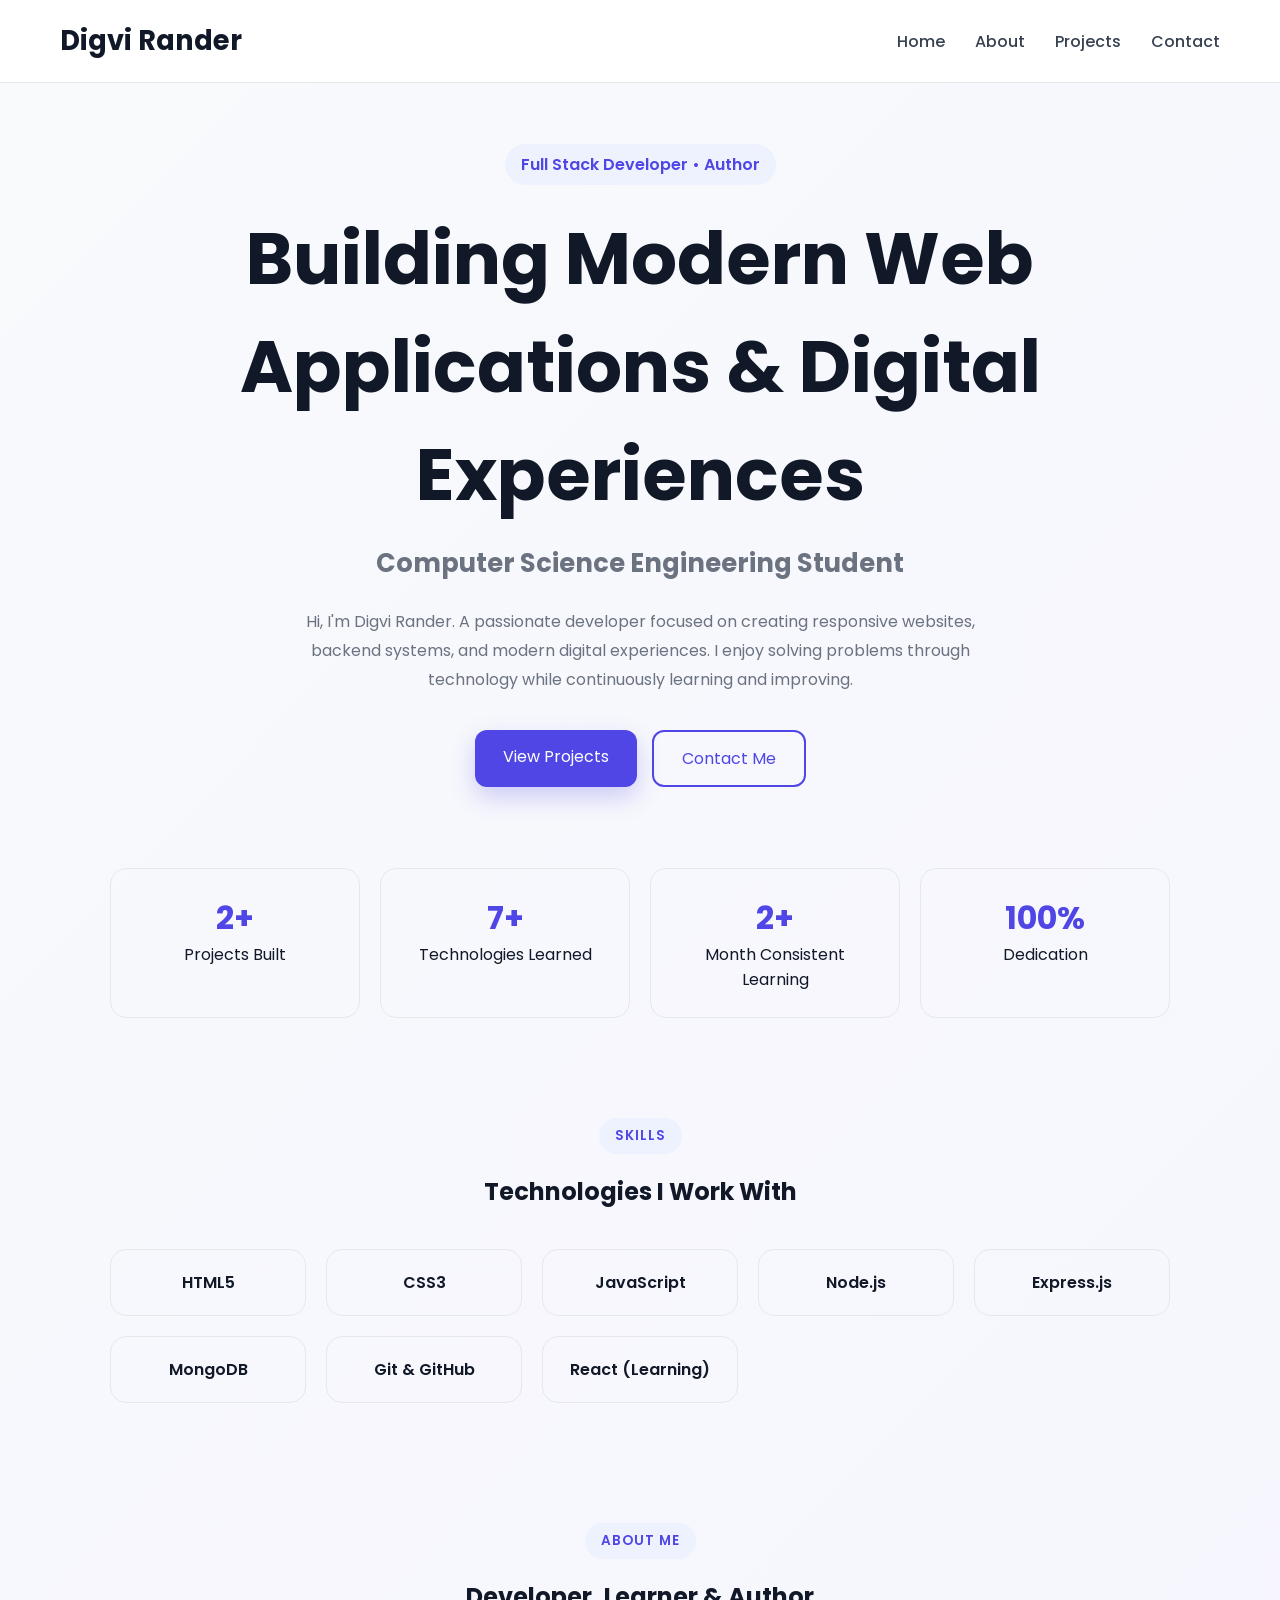
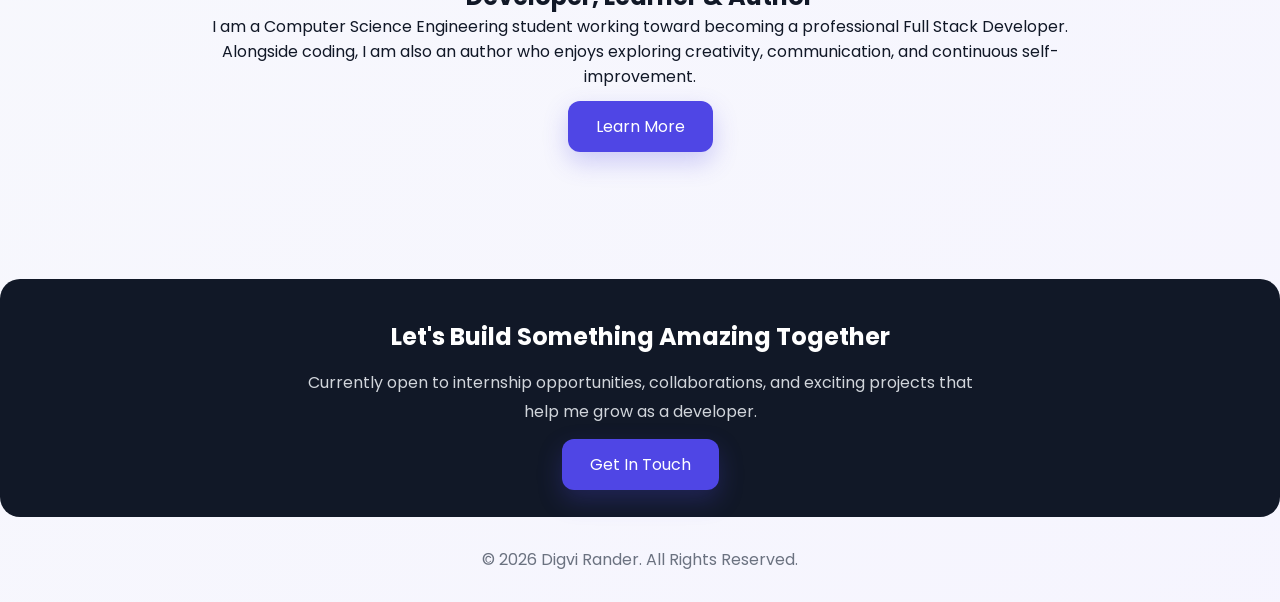
<file: index.html>
<!DOCTYPE html>
<html lang="en">

<head>

    <meta charset="UTF-8">

    <meta name="viewport"
          content="width=device-width, initial-scale=1.0">

    <title>
        Digvi Rander | Full Stack Developer & Author
    </title>

    <meta name="description"
          content="Portfolio of Digvi Rander, Full Stack Developer, Author, and Computer Science Engineering Student.">

    <meta name="keywords"
          content="Digvi Rander, Full Stack Developer, Web Developer, Portfolio, Node.js, MongoDB, JavaScript">

    <meta name="author"
          content="Digvi Rander">

    <meta name="robots"
          content="index, follow">

    <meta property="og:title"
          content="Digvi Rander Portfolio">

    <meta property="og:description"
          content="Full Stack Developer, Author, and Computer Science Engineering Student">

    <meta property="og:type"
          content="website">

    <link rel="preconnect"
          href="https://fonts.googleapis.com">

    <link rel="preconnect"
          href="https://fonts.gstatic.com"
          crossorigin>

    <link href="https://fonts.googleapis.com/css2?family=Poppins:wght@300;400;500;600;700&display=swap"
          rel="stylesheet">

    <link rel="stylesheet"
          href="style.css">

</head>

<body>

    <!-- HEADER -->

    <header>

        <nav class="navbar"
             aria-label="Main Navigation">

            <a href="index.html"
               class="logo">
                Digvi Rander
            </a>

            <ul class="nav-links">

                <li>
                    <a href="index.html"
                       aria-current="page">
                        Home
                    </a>
                </li>

                <li>
                    <a href="about.html">
                        About
                    </a>
                </li>

                <li>
                    <a href="projects.html">
                        Projects
                    </a>
                </li>

                <li>
                    <a href="contact.html">
                        Contact
                    </a>
                </li>

            </ul>

        </nav>

    </header>

    <!-- MAIN -->

    <main role="main">

        <!-- HERO SECTION -->

        <section class="hero"
                 aria-labelledby="hero-heading">

            <div class="hero-content">

                <span class="hero-tag">
                    Full Stack Developer • Author
                </span>

                <h1 id="hero-heading">
                    Building Modern Web Applications
                    & Digital Experiences
                </h1>

                <h2>
                    Computer Science Engineering Student
                </h2>

                <p>
                    Hi, I'm Digvi Rander. A passionate developer
                    focused on creating responsive websites,
                    backend systems, and modern digital experiences.
                    I enjoy solving problems through technology
                    while continuously learning and improving.
                </p>

                <div class="hero-buttons">

                    <a href="projects.html"
                       class="primary-btn"
                       aria-label="View my projects">

                        View Projects

                    </a>

                    <a href="contact.html"
                       class="secondary-btn"
                       aria-label="Contact Digvi Rander">

                        Contact Me

                    </a>

                </div>

            </div>

        </section>

        <!-- STATS -->

        <section class="stats-section"
                 aria-labelledby="stats-heading">

            <h2 id="stats-heading"
                class="sr-only">
                Portfolio Statistics
            </h2>

            <article class="stat-card">

                <h3>2+</h3>

                <p>Projects Built</p>

            </article>

            <article class="stat-card">

                <h3>7+</h3>

                <p>Technologies Learned</p>

            </article>

            <article class="stat-card">

                <h3>2+</h3>

                <p>Month Consistent Learning</p>

            </article>

            <article class="stat-card">

                <h3>100%</h3>

                <p>Dedication</p>

            </article>

        </section>

        <!-- SKILLS -->

        <section class="skills-section"
                 aria-labelledby="skills-heading">

            <div class="section-heading">

                <span class="section-tag">
                    SKILLS
                </span>

                <h2 id="skills-heading">
                    Technologies I Work With
                </h2>

            </div>

            <div class="skills-grid">

                <div class="skill-card">HTML5</div>

                <div class="skill-card">CSS3</div>

                <div class="skill-card">JavaScript</div>

                <div class="skill-card">Node.js</div>

                <div class="skill-card">Express.js</div>

                <div class="skill-card">MongoDB</div>

                <div class="skill-card">Git & GitHub</div>

                <div class="skill-card">React (Learning)</div>

            </div>

        </section>

        <!-- ABOUT PREVIEW -->

        <section class="home-about"
                 aria-labelledby="about-preview-heading">

            <span class="section-tag">
                ABOUT ME
            </span>

            <h2 id="about-preview-heading">
                Developer, Learner & Author
            </h2>

            <p>
                I am a Computer Science Engineering student
                working toward becoming a professional Full
                Stack Developer. Alongside coding, I am also
                an author who enjoys exploring creativity,
                communication, and continuous self-improvement.
            </p>

            <br>

            <a href="about.html"
               class="primary-btn"
               aria-label="Learn more about me">

                Learn More

            </a>

        </section>

        <!-- CALL TO ACTION -->

        <section class="career-goal"
                 aria-labelledby="cta-heading">

            <h2 id="cta-heading">
                Let's Build Something Amazing Together
            </h2>

            <p>
                Currently open to internship opportunities,
                collaborations, and exciting projects that
                help me grow as a developer.
            </p>

            <br>

            <a href="contact.html"
               class="primary-btn"
               aria-label="Get in touch with Digvi Rander">

                Get In Touch

            </a>

        </section>

    </main>

    <!-- FOOTER -->

    <footer role="contentinfo">

        <p>
            © 2026 Digvi Rander. All Rights Reserved.
        </p>

    </footer>

</body>

</html>
</file>
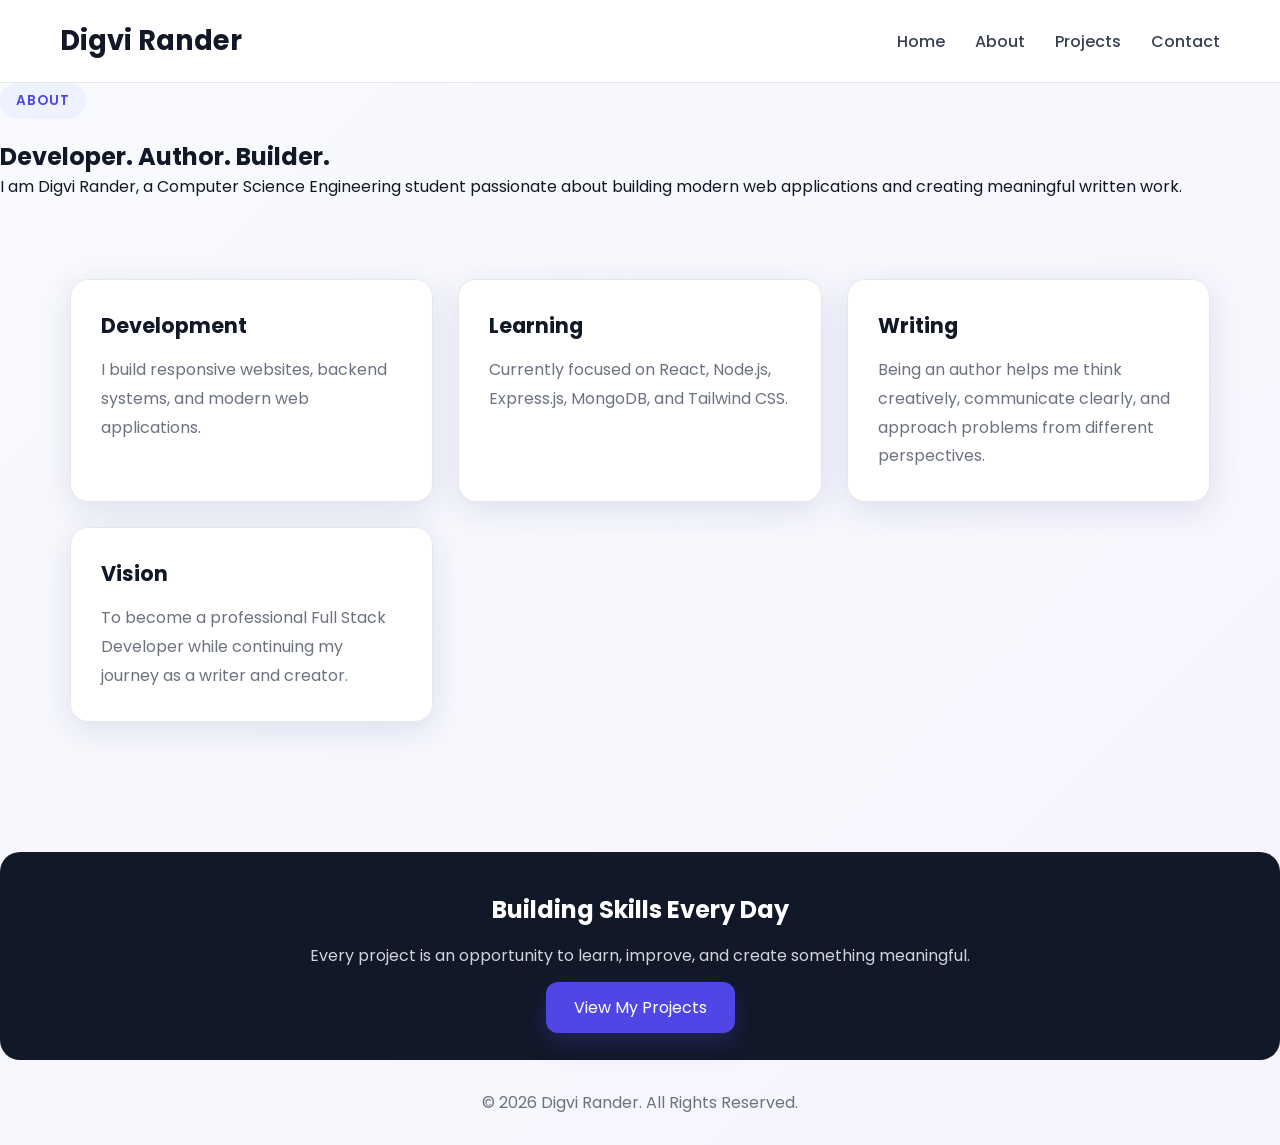
<file: about.html>
<!DOCTYPE html>
<html lang="en">

<head>
    <meta charset="UTF-8">
    <meta name="viewport" content="width=device-width, initial-scale=1.0">

    <title>About | Digvi Rander</title>

    <meta name="description"
        content="Learn more about Digvi Rander, a Full Stack Developer, Author, and Computer Science Engineering Student.">

    <link rel="preconnect" href="https://fonts.googleapis.com">
    <link rel="preconnect" href="https://fonts.gstatic.com" crossorigin>

    <link href="https://fonts.googleapis.com/css2?family=Poppins:wght@300;400;500;600;700&display=swap"
        rel="stylesheet">

    <link rel="stylesheet" href="style.css">
</head>

<body>

    <!-- HEADER -->

    <header>

        <nav class="navbar">

            <a href="index.html" class="logo">
                Digvi Rander
            </a>

            <ul class="nav-links">

                <li>
                    <a href="index.html">Home</a>
                </li>

                <li>
                    <a href="about.html">About</a>
                </li>

                <li>
                    <a href="projects.html">Projects</a>
                </li>

                <li>
                    <a href="contact.html">Contact</a>
                </li>

            </ul>

        </nav>

    </header>

    <!-- MAIN -->

    <main>

        <section class="about-hero">

            <div class="about-hero-content">

                <span class="section-tag">
                    ABOUT
                </span>

                <h1>
                    Developer.
                    Author.
                    Builder.
                </h1>

                <p>
                    I am Digvi Rander, a Computer Science Engineering
                    student passionate about building modern web
                    applications and creating meaningful written work.
                </p>

            </div>

        </section>

        <section class="about-section">

            <div class="about-grid">

                <div class="about-card">

                    <h2>Development</h2>

                    <p>
                        I build responsive websites, backend systems,
                        and modern web applications.
                    </p>

                </div>

                <div class="about-card">

                    <h2>Learning</h2>

                    <p>
                        Currently focused on React, Node.js,
                        Express.js, MongoDB, and Tailwind CSS.
                    </p>

                </div>

                <div class="about-card">

                    <h2>Writing</h2>

                    <p>
                        Being an author helps me think creatively,
                        communicate clearly, and approach problems
                        from different perspectives.
                    </p>

                </div>

                <div class="about-card">

                    <h2>Vision</h2>

                    <p>
                        To become a professional Full Stack Developer
                        while continuing my journey as a writer and
                        creator.
                    </p>

                </div>

            </div>

        </section>

        <!-- CTA -->

        <section class="career-goal">

            <h2>
                Building Skills Every Day
            </h2>

            <p>
                Every project is an opportunity to learn,
                improve, and create something meaningful.
            </p>

            <br>

            <a href="projects.html" class="primary-btn">
                View My Projects
            </a>

        </section>

    </main>

    <!-- FOOTER -->

    <footer>

        <p>
            © 2026 Digvi Rander. All Rights Reserved.
        </p>

    </footer>

</body>

</html>
</file>
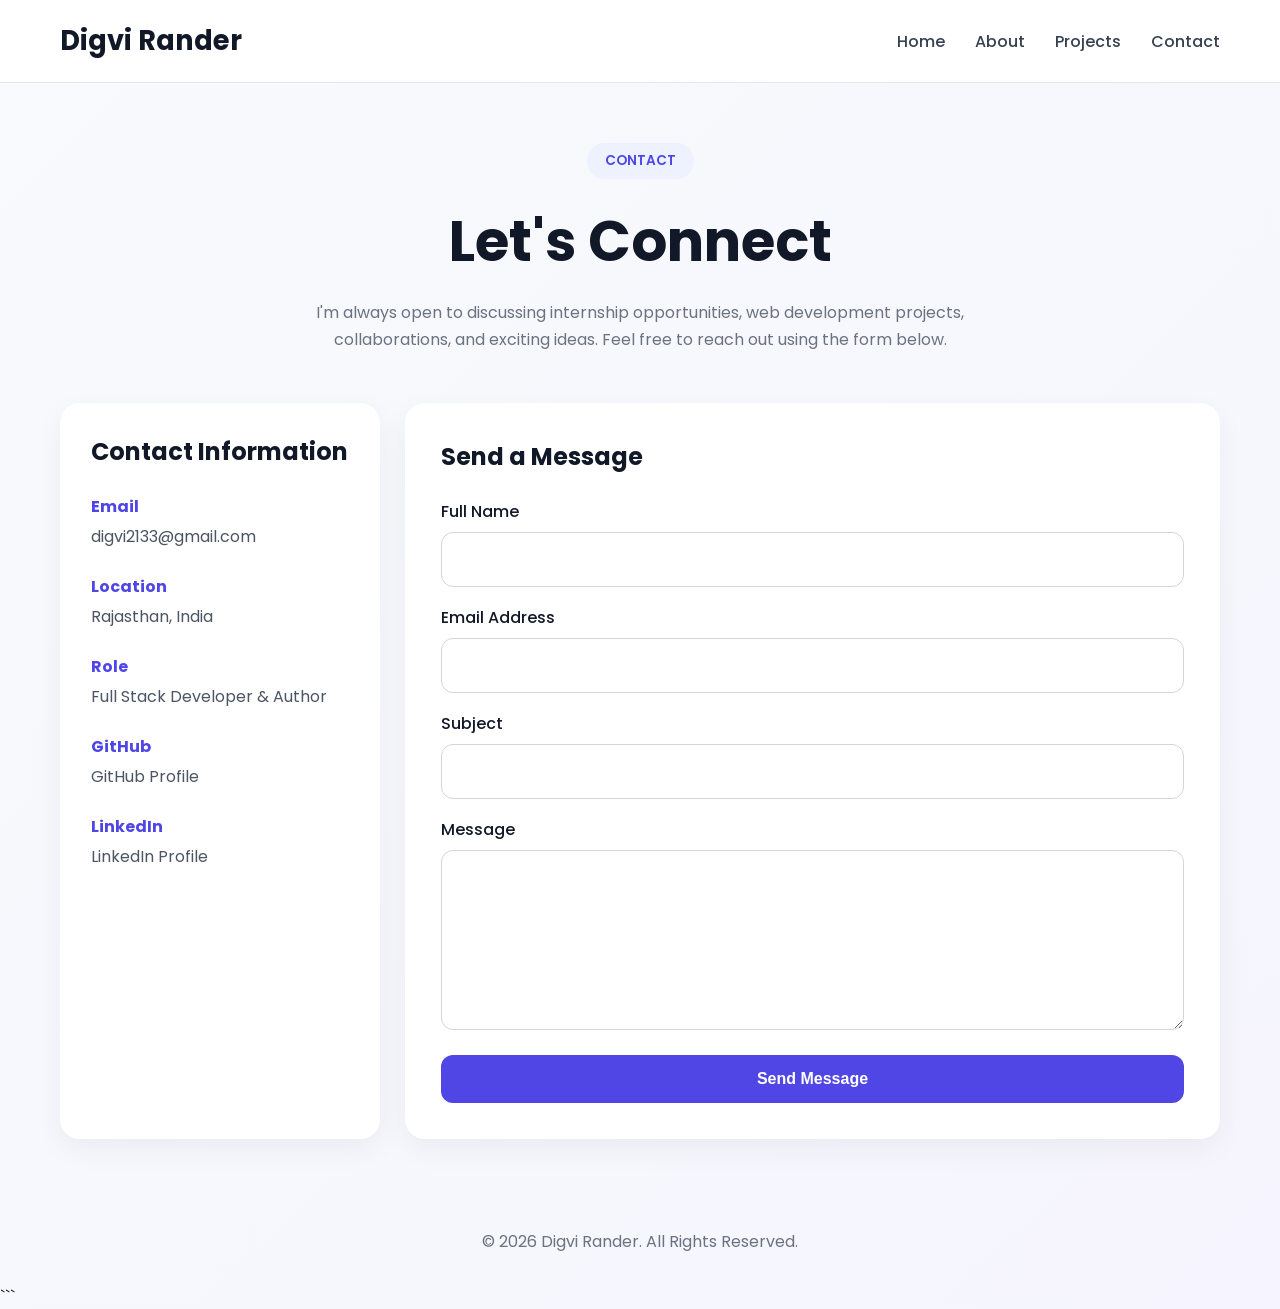
<file: contact.html>
<!DOCTYPE html>
<html lang="en">

<head>

    <meta charset="UTF-8">

    <meta name="viewport" content="width=device-width, initial-scale=1.0">

    <title>Contact | Digvi Rander</title>

    <meta name="description"
        content="Contact Digvi Rander for internships, collaborations, and web development opportunities.">

    <meta name="keywords" content="Digvi Rander, Contact, Portfolio, Full Stack Developer">

    <meta name="author" content="Digvi Rander">

    <meta name="robots" content="index, follow">

    <link rel="preconnect" href="https://fonts.googleapis.com">

    <link rel="preconnect" href="https://fonts.gstatic.com" crossorigin>

    <link href="https://fonts.googleapis.com/css2?family=Poppins:wght@300;400;500;600;700&display=swap"
        rel="stylesheet">

    <link rel="stylesheet" href="style.css">

</head>

<body>
    <!-- Header -->

    <header>

        <nav class="navbar" aria-label="Main Navigation">

            <a href="index.html" class="logo">

                Digvi Rander

            </a>

            <ul class="nav-links">

                <li>
                    <a href="index.html">
                        Home
                    </a>
                </li>

                <li>
                    <a href="about.html">
                        About
                    </a>
                </li>

                <li>
                    <a href="projects.html">
                        Projects
                    </a>
                </li>

                <li>
                    <a href="contact.html" aria-current="page">
                        Contact
                    </a>
                </li>

            </ul>

        </nav>

    </header>

    <!-- Main Content -->

    <main id="main-content" role="main">

        <section class="contact-section" aria-labelledby="contact-heading">

            <div class="contact-header">

                <span class="contact-tag">
                    CONTACT
                </span>

                <h1 id="contact-heading">
                    Let's Connect
                </h1>

                <p>
                    I'm always open to discussing internship opportunities,
                    web development projects, collaborations, and exciting ideas.
                    Feel free to reach out using the form below.
                </p>

            </div>

            <div class="contact-container">

                <!-- Contact Information -->

                <aside class="contact-info">

                    <h2>
                        Contact Information
                    </h2>

                    <div class="info-box">

                        <h3>Email</h3>

                        <p>
                            <a href="mailto:digvi2133@gmail.com">
                                digvi2133@gmail.com
                            </a>
                        </p>

                    </div>

                    <div class="info-box">

                        <h3>Location</h3>

                        <p>
                            Rajasthan, India
                        </p>

                    </div>

                    <div class="info-box">

                        <h3>Role</h3>

                        <p>
                            Full Stack Developer & Author
                        </p>

                    </div>

                    <div class="info-box">

                        <h3>GitHub</h3>

                        <p>
                            <a href="https://github.com/digvi2133-cpu" target="_blank" rel="noopener noreferrer">
                                GitHub Profile
                            </a>
                        </p>

                    </div>

                    <div class="info-box">

                        <h3>LinkedIn</h3>

                        <p>
                            <a href="https://www.linkedin.com/in/digvi-rander-1a775637a?utm_source=share_via&utm_content=profile&utm_medium=member_android"
                                target="_blank" rel="noopener noreferrer">
                                LinkedIn Profile
                            </a>
                        </p>

                    </div>

                </aside>

                <!-- Contact Form -->

                <form class="contact-form" aria-label="Contact Form">

                    <h2>
                        Send a Message
                    </h2>

                    <div class="form-group">

                        <label for="name">
                            Full Name
                        </label>

                        <input id="name" name="name" type="text" required aria-required="true">

                    </div>

                    <div class="form-group">

                        <label for="email">
                            Email Address
                        </label>

                        <input id="email" name="email" type="email" required aria-required="true">

                    </div>

                    <div class="form-group">

                        <label for="subject">
                            Subject
                        </label>

                        <input id="subject" name="subject" type="text" required aria-required="true">

                    </div>

                    <div class="form-group">

                        <label for="message">
                            Message
                        </label>

                        <textarea id="message" name="message" rows="6" required aria-required="true"></textarea>

                    </div>

                    <button type="submit">

                        Send Message

                    </button>

                </form>

            </div>

        </section>

    </main>

    <!-- Footer -->

    <footer role="contentinfo">

        <p>
            © 2026 Digvi Rander. All Rights Reserved.
        </p>

    </footer>

</body>

</html>
```
</file>
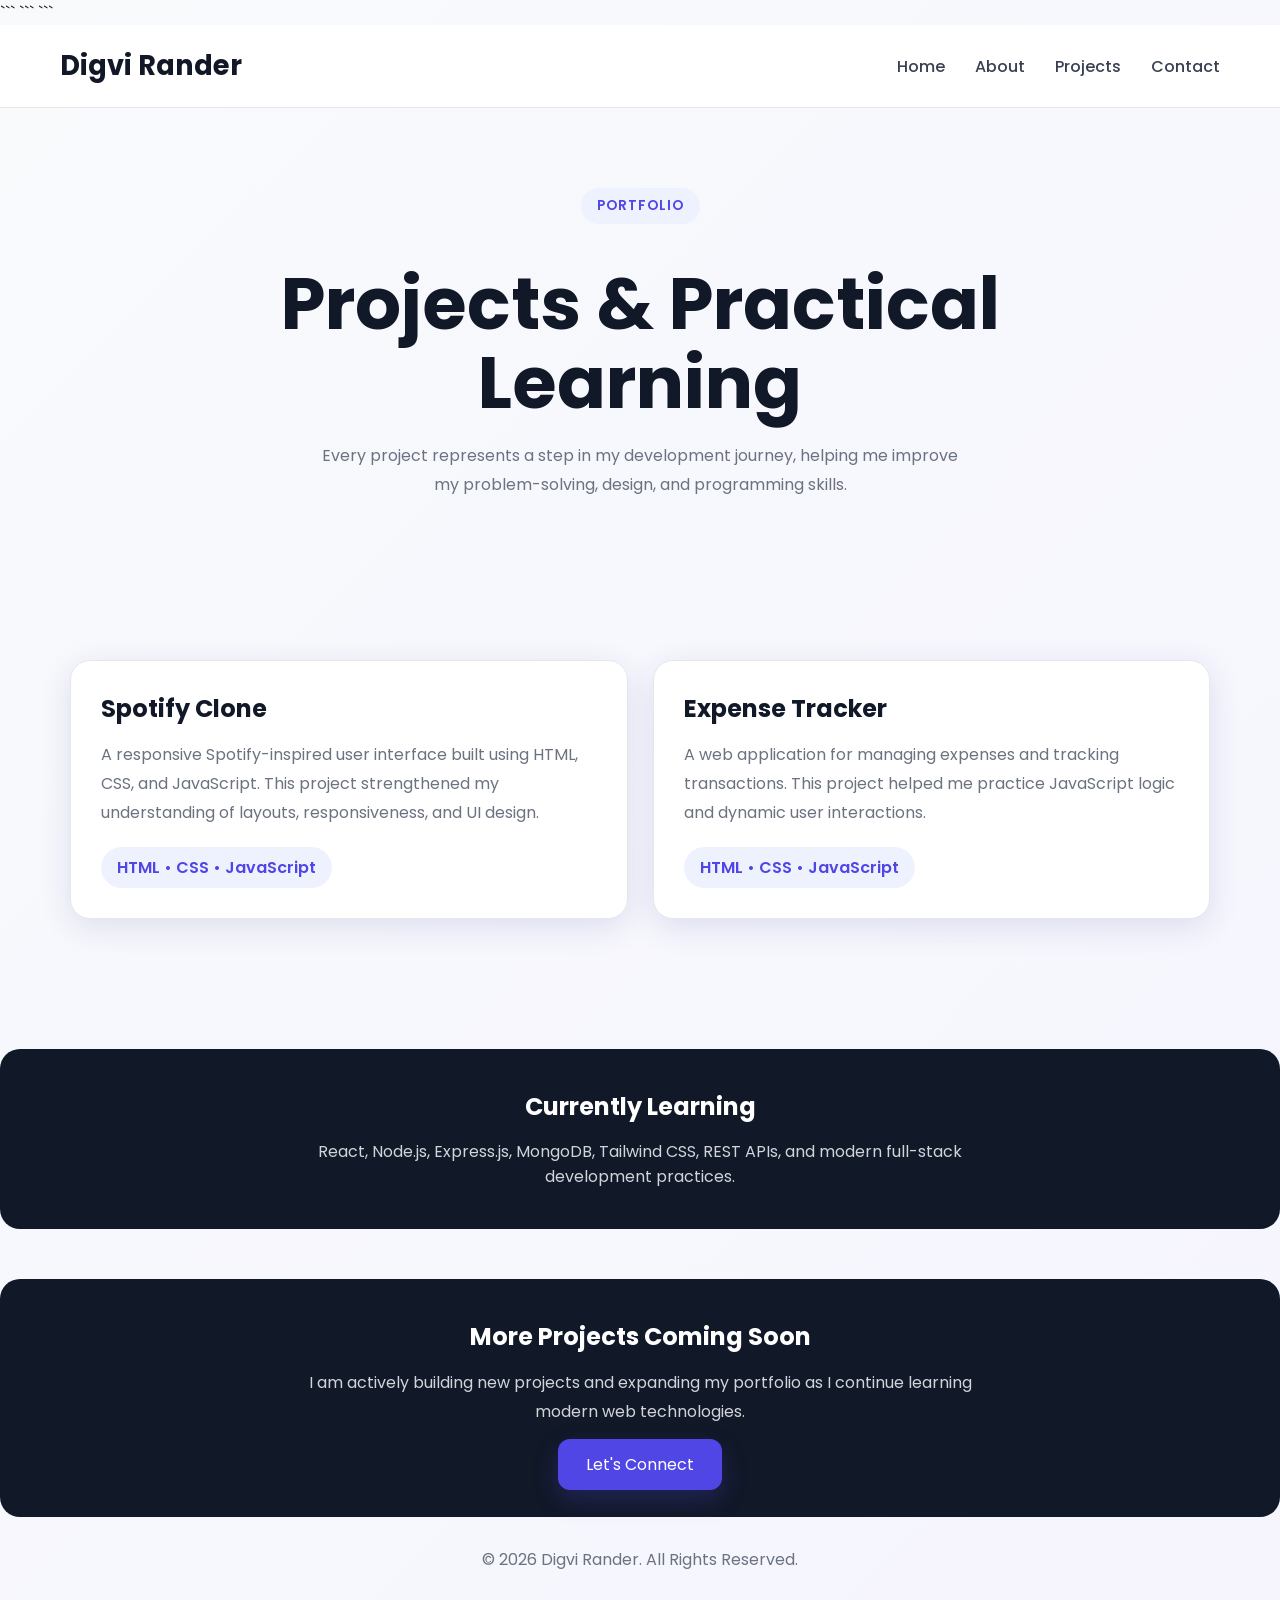
<file: projects.html>
<!DOCTYPE html>

<html lang="en">

<head>

```
<meta charset="UTF-8">

<meta name="viewport"
      content="width=device-width, initial-scale=1.0">

<title>
    Projects | Digvi Rander
</title>

<meta name="description"
      content="Explore projects built by Digvi Rander including frontend and full-stack development work.">

<link rel="preconnect"
      href="https://fonts.googleapis.com">

<link rel="preconnect"
      href="https://fonts.gstatic.com"
      crossorigin>

<link href="https://fonts.googleapis.com/css2?family=Poppins:wght@300;400;500;600;700&display=swap"
      rel="stylesheet">

<link rel="stylesheet"
      href="style.css">
```

</head>

<body>

```
<!-- HEADER -->

<header>

    <nav class="navbar">

        <a href="index.html"
           class="logo">
            Digvi Rander
        </a>

        <ul class="nav-links">

            <li>
                <a href="index.html">
                    Home
                </a>
            </li>

            <li>
                <a href="about.html">
                    About
                </a>
            </li>

            <li>
                <a href="projects.html">
                    Projects
                </a>
            </li>

            <li>
                <a href="contact.html">
                    Contact
                </a>
            </li>

        </ul>

    </nav>

</header>

<!-- MAIN -->

<main>

    <!-- HERO -->

    <section class="projects-hero">

        <div class="projects-hero-content">

            <span class="section-tag">
                PORTFOLIO
            </span>

            <h1>
                Projects &
                Practical Learning
            </h1>

            <p>
                Every project represents a step in my development
                journey, helping me improve my problem-solving,
                design, and programming skills.
            </p>

        </div>

    </section>

    <!-- PROJECTS -->

    <section class="projects-section">

        <div class="projects-grid">

            <article class="project-card">

                <h2>
                    Spotify Clone
                </h2>

                <p>
                    A responsive Spotify-inspired user interface
                    built using HTML, CSS, and JavaScript.
                    This project strengthened my understanding
                    of layouts, responsiveness, and UI design.
                </p>

                <div class="tech-stack">
                    HTML • CSS • JavaScript
                </div>

            </article>

            <article class="project-card">

                <h2>
                    Expense Tracker
                </h2>

                <p>
                    A web application for managing expenses and
                    tracking transactions. This project helped
                    me practice JavaScript logic and dynamic
                    user interactions.
                </p>

                <div class="tech-stack">
                    HTML • CSS • JavaScript
                </div>

            </article>

        </div>

    </section>

    <!-- CURRENT LEARNING -->

    <section class="coming-soon">

        <h2>
            Currently Learning
        </h2>

        <p>
            React, Node.js, Express.js, MongoDB,
            Tailwind CSS, REST APIs, and modern
            full-stack development practices.
        </p>

    </section>

    <!-- CTA -->

    <section class="career-goal">

        <h2>
            More Projects Coming Soon
        </h2>

        <p>
            I am actively building new projects and
            expanding my portfolio as I continue
            learning modern web technologies.
        </p>

        <br>

        <a href="contact.html"
           class="primary-btn">
            Let's Connect
        </a>

    </section>

</main>

<!-- FOOTER -->

<footer>

    <p>
        © 2026 Digvi Rander. All Rights Reserved.
    </p>

</footer>
```

</body>

</html>
</file>
<file: style.css>
*{
    margin:0;
    padding:0;
    box-sizing:border-box;
}
:root {
    --primary: #4f46e5;
    --text: #111827;
    --muted: #6b7280;
    --bg: #ffffff;
}
.dark {
    --bg: #0f172a;
    --text: #f9fafb;
    --muted: #cbd5e1;
}
body{
    font-family:'Poppins',sans-serif;
    color:#111827;
    overflow-x:hidden;

    background:linear-gradient(
        -45deg,
        #f8fafc,
        #eef2ff,
        #f5f3ff,
        #f8fafc
    );

    background-size:400% 400%;

    animation:gradientMove 12s ease infinite;
}

@keyframes gradientMove{

    0%{
        background-position:0% 50%;
    }

    50%{
        background-position:100% 50%;
    }

    100%{
        background-position:0% 50%;
    }

}
.project-card,
.about-card,
.contact-form,
.contact-info{
    background:white;
     background:rgba(255,255,255,0.75);

    backdrop-filter:blur(14px);

    border:1px solid rgba(255,255,255,0.4);

    box-shadow:
    0 8px 32px rgba(31,38,135,0.12);
}
.hero-content{
    animation:floatHero 4s ease-in-out infinite;
}

@keyframes floatHero{

    0%{
        transform:translateY(0);
    }

    50%{
        transform:translateY(-10px);
    }

    100%{
        transform:translateY(0);
    }

}
.primary-btn{

    background:#4f46e5;
    color:white;

    transition:.3s;

    box-shadow:
    0 10px 25px rgba(79,70,229,.25);
}

.primary-btn:hover{

    transform:translateY(-4px);

    box-shadow:
    0 20px 40px rgba(79,70,229,.35);
}
.about-card,
.project-card,
.stat-card,
.skill-card{

    animation:fadeUp .8s ease forwards;
}

@keyframes fadeUp{

    from{
        opacity:0;
        transform:translateY(30px);
    }

    to{
        opacity:1;
        transform:translateY(0);
    }

}
/* NAVBAR */

header{
    background:white;
    border-bottom:1px solid #e5e7eb;
}

.navbar{
    max-width:1200px;
    margin:auto;
    padding:20px;

    display:flex;
    justify-content:space-between;
    align-items:center;
}
img, video {
    max-width: 100%;
    height: auto;
}

.container {
    width: 100%;
    padding: 0 16px;
}
.logo{
    text-decoration:none;
    font-size:1.7rem;
    font-weight:700;
    color:#111827;
}

.nav-links{
    list-style:none;
    display:flex;
    gap:30px;
}

.nav-links a{
    text-decoration:none;
    color:#374151;
    font-weight:500;
    transition:.3s;
}

.nav-links a:hover{
    color:#4f46e5;
}

/* CONTACT SECTION */

.contact-section{
    max-width:1200px;
    margin:auto;
    padding:60px 20px;
}

.contact-header{
    text-align:center;
    margin-bottom:50px;
}

.contact-tag{
    display:inline-block;
    background:#eef2ff;
    color:#4f46e5;
    padding:8px 18px;
    border-radius:50px;
    font-size:.85rem;
    font-weight:600;
}

.contact-header h1{
    font-size:3.5rem;
    margin-top:20px;
    margin-bottom:15px;
}

.contact-header p{
    color:#6b7280;
    max-width:650px;
    margin:auto;
    line-height:1.7;
}

.contact-container{
    display:grid;
    grid-template-columns:320px 1fr;
    gap:25px;
}

/* INFO CARD */

.contact-info{
    background:white;
    padding:30px;
    border-radius:20px;
    box-shadow:0 10px 30px rgba(0,0,0,.05);
}

.contact-info h2{
    margin-bottom:25px;
}

.info-box{
    margin-bottom:25px;
}

.info-box h3{
    color:#4f46e5;
    margin-bottom:5px;
    font-size:1rem;
}

.info-box p,
.info-box a{
    color:#4b5563;
    text-decoration:none;
}

/* FORM */

.contact-form{
    background:white;
    padding:35px;
    border-radius:20px;
    box-shadow:0 10px 30px rgba(0,0,0,.05);
}

.contact-form h2{
    margin-bottom:25px;
}

.form-group{
    margin-bottom:18px;
}

.form-group label{
    display:block;
    margin-bottom:8px;
    font-weight:500;
}

.form-group input,
.form-group textarea{
    width:100%;
    padding:14px;
    border:1px solid #d1d5db;
    border-radius:12px;
    font-size:1rem;
    font-family:'Poppins',sans-serif;
}

.form-group input:focus,
.form-group textarea:focus{
    outline:none;
    border-color:#4f46e5;
    box-shadow:0 0 0 4px rgba(79,70,229,.15);
}

.contact-form button{
    width:100%;
    padding:15px;
    border:none;
    border-radius:12px;
    background:#4f46e5;
    color:white;
    font-size:1rem;
    font-weight:600;
    cursor:pointer;
    transition:.3s;
}

.contact-form button:hover{
    background:#4338ca;
}

/* FOOTER */

footer{
    text-align:center;
    padding:30px;
    color:#6b7280;
}

/* RESPONSIVE */

@media(max-width:768px){

    .navbar{
        flex-direction:column;
        gap:15px;
    }

    .nav-links{
        gap:20px;
    }

    .contact-container{
        grid-template-columns:1fr;
    }

    .contact-header h1{
        font-size:2.5rem;
    }
}
@media(max-width:768px){

    .stats-section{
        grid-template-columns:1fr 1fr;
    }

    .hero h1{
        font-size:2.8rem;
    }

    .hero-buttons{
        flex-direction:column;
    }
}
.primary-btn,
.secondary-btn{
    transition:0.3s;
}

.primary-btn:hover{
    transform:translateY(-2px);
}

.secondary-btn:hover{
    background:#4f46e5;
    color:white;
}
html{
    scroll-behavior:smooth;
}
.about-section{
    max-width:1200px;
    margin:auto;
    padding:80px 30px;
}

.about-header{
    text-align:center;
    max-width:800px;
    margin:0 auto 60px;
}

.section-tag{
    display:inline-block;
    padding:8px 16px;
    border-radius:50px;
    background:#eef2ff;
    color:#4f46e5;
    font-size:.85rem;
    font-weight:600;
    letter-spacing:1px;
    margin-bottom:20px;
}

.about-header h1{
    font-size:3.5rem;
    color:#111827;
    margin-bottom:20px;
    line-height:1.1;
}

.about-intro{
    font-size:1.15rem;
    color:#6b7280;
    line-height:1.8;
}

.about-grid{
    display:grid;
    grid-template-columns:repeat(auto-fit,minmax(300px,1fr));
    gap:25px;
}

.about-card{
    background:#ffffff;
    border:1px solid #e5e7eb;
    border-radius:18px;
    padding:30px;
    transition:all .3s ease;
}

.about-card:hover{
    transform:translateY(-6px);
    box-shadow:0 20px 40px rgba(0,0,0,.08);
}

.about-card h2{
    color:#111827;
    margin-bottom:15px;
    font-size:1.3rem;
}

.about-card p{
    color:#6b7280;
    line-height:1.8;
}

.career-goal{
    margin-top:50px;
    padding:40px;
    border-radius:20px;
    background:#111827;
    text-align:center;
}

.career-goal h2{
    color:white;
    margin-bottom:15px;
}

.career-goal p{
    color:#d1d5db;
    max-width:700px;
    margin:auto;
    line-height:1.8;
}

@media(max-width:768px){

    .about-header h1{
        font-size:2.5rem;
    }

    .about-section{
        padding:60px 20px;
    }
}
.projects-hero{
    min-height:50vh;
    display:flex;
    justify-content:center;
    align-items:center;
    text-align:center;
    padding:80px 20px;
}

.projects-hero-content{
    max-width:800px;
}

.projects-hero h1{
    font-size:4.5rem;
    color:#111827;
    margin:20px 0;
    line-height:1.1;
}

.projects-hero p{
    color:#6b7280;
    max-width:650px;
    margin:auto;
    line-height:1.8;
}

@media(max-width:768px){

    .projects-hero h1{
        font-size:2.8rem;
    }

}
.projects-section{
    max-width:1200px;
    margin:auto;
    padding:80px 30px;
}

.projects-header{
    text-align:center;
    margin-bottom:50px;
}

.projects-header h1{
    font-size:3rem;
    margin-bottom:15px;
    color:#111827;
}

.projects-header p{
    color:#6b7280;
    max-width:700px;
    margin:auto;
}

.projects-grid{
    display:grid;
    grid-template-columns:repeat(auto-fit,minmax(350px,1fr));
    gap:25px;
}

.project-card{
    background:white;
    border:1px solid #e5e7eb;
    border-radius:20px;
    padding:30px;
    transition:.3s;
}

.project-card:hover{
    transform:translateY(-8px);
    box-shadow:0 15px 35px rgba(0,0,0,.08);
}

.project-card h2{
    margin-bottom:15px;
    color:#111827;
}
.sr-only{
    position:absolute;
    width:1px;
    height:1px;
    padding:0;
    margin:-1px;
    overflow:hidden;
    clip:rect(0,0,0,0);
    white-space:nowrap;
    border:0;
}
a:focus,
button:focus,
input:focus,
textarea:focus{
    outline:3px solid #4f46e5;
    outline-offset:3px;
}
.project-card p{
    color:#6b7280;
    line-height:1.8;
    margin-bottom:20px;
}
.nav-links a.active{
    color:#4f46e5;
}
.tech-stack{
    display:inline-block;
    padding:8px 16px;
    border-radius:999px;
    background:#eef2ff;
    color:#4f46e5;
    font-weight:600;
}

.coming-soon{
    margin-top:50px;
    text-align:center;
    padding:40px;
    border-radius:20px;
    background:#111827;
}

.coming-soon h2{
    color:white;
    margin-bottom:15px;
}

.coming-soon p{
    color:#d1d5db;
    max-width:700px;
    margin:auto;}
.hero{
    min-height:85vh;
    display:flex;
    justify-content:center;
    align-items:center;
    text-align:center;
    padding:40px 20px;
}

.hero-content{
    max-width:850px;
}

.hero-tag{
    display:inline-block;
    padding:8px 16px;
    background:#eef2ff;
    color:#4f46e5;
    border-radius:999px;
    font-weight:600;
    margin-bottom:20px;
}

.hero h1{
    font-size:4.5rem;
    color:#111827;
    margin-bottom:15px;
}

.hero h2{
    font-size:1.6rem;
    color:#6b7280;
    margin-bottom:25px;
}

.hero p{
    color:#6b7280;
    line-height:1.8;
    max-width:700px;
    margin:auto;
}

.hero-buttons{
    margin-top:35px;
    display:flex;
    justify-content:center;
    gap:15px;
}

.primary-btn{
    background:#4f46e5;
    color:white;
    text-decoration:none;
    padding:14px 28px;
    border-radius:12px;
}

.secondary-btn{
    border:2px solid #4f46e5;
    color:#4f46e5;
    text-decoration:none;
    padding:14px 28px;
    border-radius:12px;
}

.stats-section{
    max-width:1100px;
    margin:auto;
    display:grid;
    grid-template-columns:repeat(4,1fr);
    gap:20px;
    padding:20px;
}

.stat-card{
    text-align:center;
    padding:25px;
    border:1px solid #e5e7eb;
    border-radius:16px;
}

.stat-card h3{
    font-size:2rem;
    color:#4f46e5;
}

.skills-section{
    max-width:1100px;
    margin:auto;
    padding:80px 20px;
}

.section-heading{
    text-align:center;
    margin-bottom:40px;
}

.skills-grid{
    display:grid;
    grid-template-columns:repeat(auto-fit,minmax(180px,1fr));
    gap:20px;
}

.skill-card{
    padding:20px;
    text-align:center;
    border-radius:16px;
    border:1px solid #e5e7eb;
    font-weight:600;
}

.home-about{
    max-width:900px;
    margin:0 auto 100px;
    text-align:center;
    padding:40px 20px;
}
@media (prefers-reduced-motion: reduce) {
    * {
        animation: none !important;
        transition: none !important;
    }
}
@media (max-width: 768px) {

    .hero h1 {
        font-size: 2.8rem;
    }

    .stats-section {
        grid-template-columns: 1fr 1fr;
    }

    .hero-buttons {
        flex-direction: column;
        align-items: center;
    }
}
</file>
